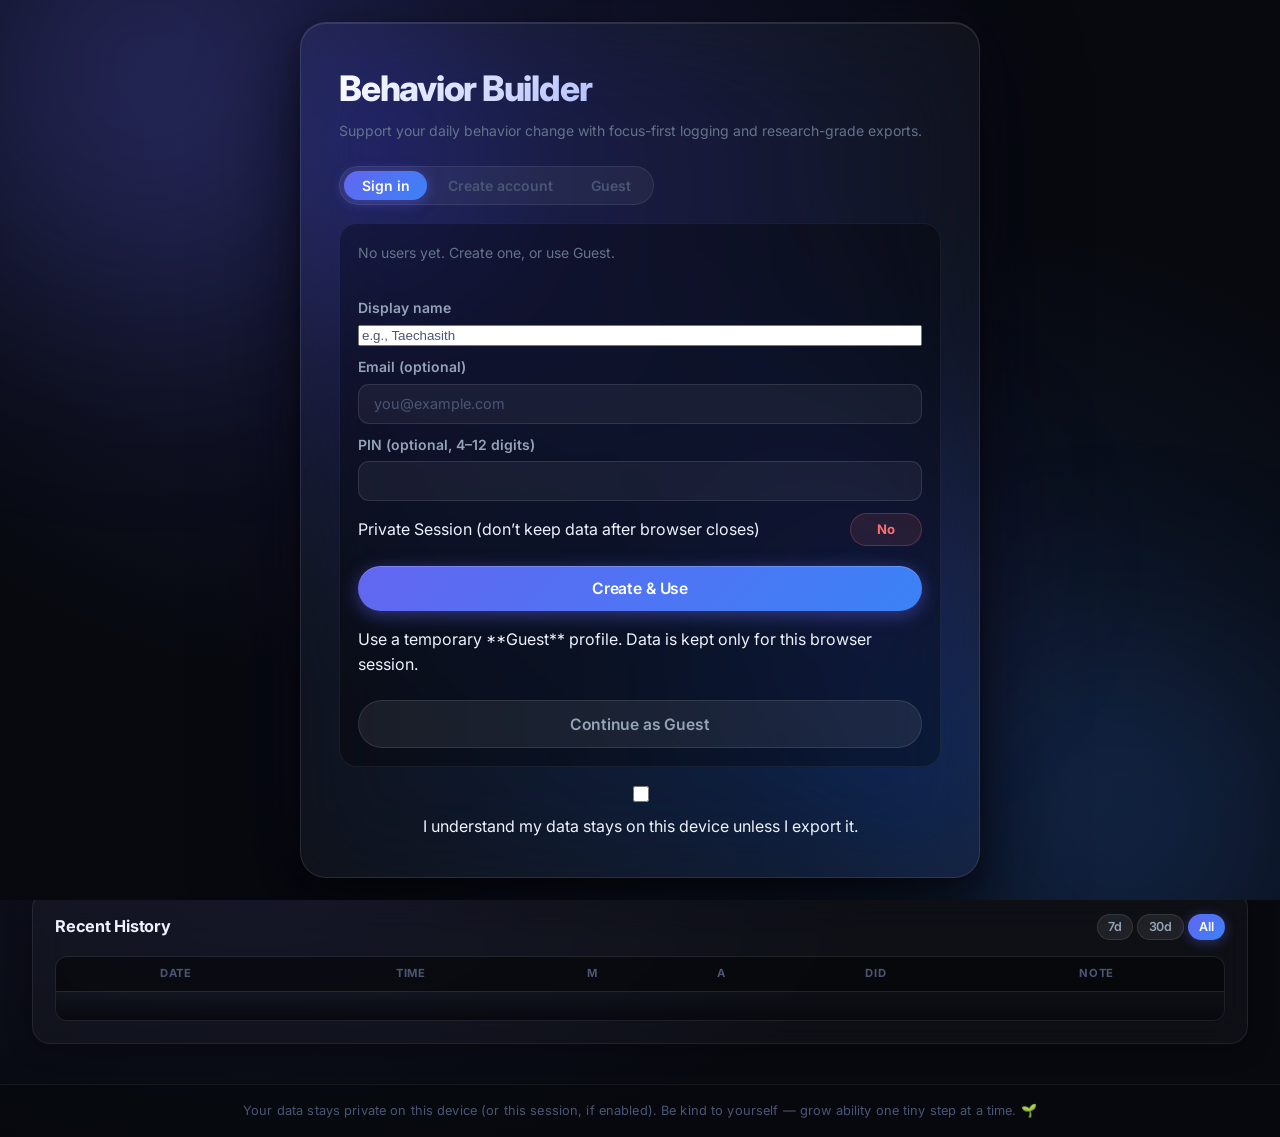
<file: index.html>
<!DOCTYPE html>
<html lang="en">
<head>
  <meta charset="utf-8" />
  <meta name="viewport" content="width=device-width,initial-scale=1" />
  <title>Behavior Builder (FBM)</title>
  <link rel="preconnect" href="https://fonts.googleapis.com" />
  <link rel="preconnect" href="https://fonts.gstatic.com" crossorigin />
  <link href="https://fonts.googleapis.com/css2?family=Inter:wght@400;500;600;700;800&display=swap" rel="stylesheet" />
  <link rel="stylesheet" href="style.css" />
</head>
<body>
  <!-- ===== Welcome / Login (full screen) ===== -->
  <section id="welcomeScreen" class="welcome">
    <div class="orb orb-1"></div>
    <div class="orb orb-2"></div>
    <div class="orb orb-3"></div>
    <div class="welcome-card">
      <h1>Behavior Builder <span class="subtle">(FBM)</span></h1>
      <p class="muted">Support your daily behavior change with focus-first logging and research-grade exports.</p>

      <div class="tabs">
        <button class="tab active" data-tab="signin">Sign in</button>
        <button class="tab" data-tab="create">Create account</button>
        <button class="tab" data-tab="guest">Guest</button>
      </div>

      <div class="tab-panels">
        <!-- Sign in -->
        <div class="tab-panel" data-panel="signin" style="display:block">
          <div id="accountList" class="account-list"></div>
        </div>

        <!-- Create -->
        <div class="tab-panel" data-panel="create">
          <label class="field"><span>Display name</span><input id="newUserName" placeholder="e.g., Taechasith" /></label>
          <label class="field"><span>Email (optional)</span><input id="newUserEmail" type="email" placeholder="you@example.com" /></label>
          <label class="field"><span>PIN (optional, 4–12 digits)</span><input id="newUserPin" type="password" inputmode="numeric" /></label>
          <div class="toggle-row">
            <span>Private Session (don’t keep data after browser closes)</span>
            <div id="createPrivateToggle" class="toggle off" tabindex="0" aria-pressed="false">No</div>
          </div>
          <button id="createUserBtn" class="btn primary big">Create & Use</button>
        </div>

        <!-- Guest -->
        <div class="tab-panel" data-panel="guest">
          <p>Use a temporary **Guest** profile. Data is kept only for this browser session.</p>
          <button id="useGuestBtn" class="btn ghost big">Continue as Guest</button>
        </div>
      </div>

      <div class="welcome-consent">
        <label class="field checkbox">
          <input id="consentChk" type="checkbox" /> I understand my data stays on this device unless I export it.
        </label>
      </div>
    </div>
  </section>

  <!-- ===== App header ===== -->
  <header class="app-header">
    <div class="title-wrap">
      <h1>Behavior Builder <span class="subtle">(FBM)</span></h1>
      <div id="today" class="today"></div>
    </div>
    <div class="header-actions">
      <span id="currentUserBadge" class="badge">User: —</span>
      <button id="openSettingsBtn" class="btn ghost">⚙️ Settings</button>
      <button id="switchUserBtn" class="btn ghost">👤 Switch</button>
      <button id="exportOptionsBtn" class="btn ghost">📤 Export</button>
      <button id="importBtn" class="btn ghost">📥 Import</button>
      <button id="resetBtn"  class="btn danger">🗑 Reset User Data</button>
      <input id="importFile" type="file" accept="application/json,text/csv" hidden />
    </div>
  </header>

  <main class="grid">
    <!-- Left: Behaviors -->
    <section class="card" id="behaviorsCard" aria-labelledby="behaviorsTitle">
      <div class="card-header">
        <h2 id="behaviorsTitle">My Behaviors</h2>
        <button id="addBehaviorBtn" class="btn primary">➕ Add</button>
      </div>
      <ul id="behaviorList" class="behavior-list" role="list"></ul>
    </section>

    <!-- Center: Daily Log -->
    <section class="card focus" id="dailyCard" aria-labelledby="dailyTitle">
      <div class="card-header">
        <h2 id="dailyTitle">Daily Log</h2>
        <div id="selectedBehaviorName" class="badge">No behavior selected</div>
      </div>

      <div id="focusBanner" class="focus-banner hidden">
        Focus Mode is on — history/graph are hidden until you log today. This reduces bias and supports autonomy.
      </div>

      <div class="field">
        <label for="motivation">💡 Motivation: <span id="motivationVal" class="pill">0</span></label>
        <input id="motivation" type="range" min="0" max="10" step="1" value="0" />
      </div>

      <div class="field">
        <label for="ability">⚙️ Ability: <span id="abilityVal" class="pill">0</span></label>
        <input id="ability" type="range" min="0" max="10" step="1" value="0" />
      </div>

      <div class="toggle-row" role="group" aria-label="Did you do it?">
        <span>🌱 Did you do it?</span>
        <div class="toggle" id="didToggle" tabindex="0" aria-pressed="true">Yes</div>
      </div>

      <div class="field">
        <label for="note">Note (optional)</label>
        <input id="note" type="text" placeholder="Barrier, feeling, or context..." />
      </div>

      <button id="saveEntryBtn" class="btn big primary" aria-label="Save today's entry">Save today</button>

      <div id="suggestionBox" class="suggestion hidden" aria-live="polite"></div>
    </section>

    <!-- Right: Graph -->
    <section class="card" id="graphCard" aria-labelledby="graphTitle">
      <div class="card-header">
        <h2 id="graphTitle">FBM Graph</h2>
        <div class="legend">
          <span class="dot success"></span> success
          <span class="dot borderline"></span> borderline
          <span class="dot fail"></span> fail
        </div>
      </div>

      <div class="graph-controls">
        <label>Show last <span id="daysVal">14</span>d</label>
        <input id="rangeDays" type="range" min="7" max="90" step="1" value="14" />
        <label class="field checkbox">
          <input id="showPathChk" type="checkbox" checked /> Show path
        </label>
        <label class="field checkbox">
          <input id="showSeqChk" type="checkbox" /> Show sequence numbers
        </label>
      </div>

      <div class="svg-wrap">
        <svg id="fbmGraph" viewBox="0 0 420 420" width="420" height="420" role="img" aria-label="Fogg Behavior Model graph"></svg>
      </div>

      <div id="pointDetails" class="point-details">
        <div class="pd-title">Point Details</div>
        <div class="pd-body muted">Hover or tap a point to see its exact date & time.</div>
      </div>
    </section>

    <!-- Bottom: History -->
    <section class="card span-3" id="historyCard" aria-labelledby="historyTitle">
      <div class="card-header">
        <h2 id="historyTitle">Recent History</h2>
        <div class="filters">
          <button data-range="7"  class="btn ghost small filter-btn">7d</button>
          <button data-range="30" class="btn ghost small filter-btn">30d</button>
          <button data-range="all" class="btn ghost small filter-btn active">All</button>
        </div>
      </div>
      <div class="table-wrap">
        <table class="table" id="historyTable">
          <thead>
            <tr>
              <th>Date</th><th>Time</th><th>M</th><th>A</th><th>Did</th><th>Note</th>
            </tr>
          </thead>
          <tbody></tbody>
        </table>
        <div class="fade-mask"></div>
      </div>
    </section>
  </main>

  <footer class="app-footer">
    Your data stays private on this device (or this session, if enabled). Be kind to yourself — grow ability one tiny step at a time. 🌱
  </footer>

  <!-- Add/Edit Behavior Modal -->
  <dialog id="behaviorModal" class="modal">
    <form method="dialog" class="modal-body" id="behaviorForm">
      <h3 id="behaviorModalTitle">Add Behavior</h3>
      <label class="field"><span>Title</span><input id="behaviorTitle" required placeholder="Read 1 page" /></label>
      <label class="field"><span>Anchor (prompt)</span><input id="behaviorAnchor" placeholder="After I brush teeth, I will..." /></label>
      <label class="field"><span>Tiny version (≤ 2 minutes)</span><input id="behaviorTiny" placeholder="Read one paragraph" /></label>
      <menu class="modal-actions">
        <button value="cancel" class="btn ghost">Cancel</button>
        <button id="saveBehaviorBtn" value="default" class="btn primary">Save</button>
      </menu>
    </form>
  </dialog>

  <!-- Export options -->
  <dialog id="exportModal" class="modal">
    <form method="dialog" class="modal-body" id="exportForm">
      <h3>Export Options</h3>
      <label class="field checkbox"><input type="checkbox" id="optCSV" checked /> Export tidy CSV (entries)</label>
      <label class="field checkbox"><input type="checkbox" id="optJSON" checked /> Export JSON package (+ codebook)</label>
      <label class="field checkbox"><input type="checkbox" id="optNotes" checked /> Include notes (may contain PII)</label>
      <label class="field checkbox"><input type="checkbox" id="optBehaviorMeta" checked /> Include behavior metadata in CSV</label>
      <menu class="modal-actions">
        <button value="cancel" class="btn ghost">Cancel</button>
        <button id="doExportBtn" value="default" class="btn primary">Export</button>
      </menu>
    </form>
  </dialog>

  <!-- Settings -->
  <dialog id="settingsModal" class="modal">
    <div class="modal-body">
      <h3>Settings</h3>
      <label class="field checkbox">
        <input id="focusModeChk" type="checkbox" checked />
        Focus Mode (hide history & graph until today is saved)
      </label>
      <label class="field checkbox">
        <input id="blindHistoryChk" type="checkbox" checked />
        Blind History (don’t show aggregate stats before today’s entry)
      </label>
      <label class="field checkbox">
        <input id="privateSessionChk" type="checkbox" />
        Private Session (store data in sessionStorage instead of localStorage)
      </label>
      <menu class="modal-actions">
        <button id="closeSettingsBtn" class="btn primary">Done</button>
      </menu>
    </div>
  </dialog>

  <!-- Confirm Reset -->
  <dialog id="confirmModal" class="modal">
    <div class="modal-body">
      <h3>Reset current user's data?</h3>
      <p>This deletes all behaviors and entries for this user on this device.</p>
      <menu class="modal-actions">
        <button id="cancelReset" class="btn ghost">Cancel</button>
        <button id="confirmReset" class="btn danger">Delete</button>
      </menu>
    </div>
  </dialog>

  <script src="app.js"></script>
</body>
</html>
</file>
<file: style.css>
/* ===== Design Tokens ===== */
:root {
  --bg: #07090f;
  --card: rgba(255,255,255,.035);
  --card-solid: #0e1420;
  --ink: #eef2ff;
  --ink-2: #94a3b8;
  --muted: #4b5675;

  --accent: #6366f1;
  --accent-2: #3b82f6;
  --accent-light: rgba(99,102,241,.12);
  --accent-text: #a5b4fc;

  --good: #34d399;
  --good-bg: rgba(52,211,153,.1);
  --warn: #fbbf24;
  --warn-bg: rgba(251,191,36,.1);
  --bad: #475569;
  --danger: #f87171;
  --danger-bg: rgba(248,113,113,.1);

  --border: rgba(255,255,255,.08);
  --border-bright: rgba(255,255,255,.14);
  --border-focus: rgba(99,102,241,.5);

  --shadow-sm: 0 2px 8px rgba(0,0,0,.4);
  --shadow: 0 8px 32px rgba(0,0,0,.5), 0 2px 8px rgba(0,0,0,.3);
  --shadow-lg: 0 16px 56px rgba(0,0,0,.6), 0 4px 16px rgba(0,0,0,.4);
  --shadow-xl: 0 32px 96px rgba(0,0,0,.75), 0 8px 32px rgba(0,0,0,.5);

  --r-sm: 10px;
  --r: 18px;
  --r-lg: 26px;
  --r-pill: 999px;

  --ease: cubic-bezier(.4,0,.2,1);
  --dur: 170ms;
}

/* ===== Reset & Base ===== */
*, *::before, *::after { box-sizing: border-box; }
html, body { height: 100%; }
body {
  margin: 0;
  font-family: 'Inter', ui-rounded, system-ui, -apple-system, sans-serif;
  background: var(--bg);
  background-image:
    radial-gradient(ellipse 80% 50% at 20% 0%, rgba(99,102,241,.08) 0%, transparent 60%),
    radial-gradient(ellipse 60% 40% at 80% 100%, rgba(59,130,246,.06) 0%, transparent 60%);
  color: var(--ink);
  line-height: 1.55;
  -webkit-font-smoothing: antialiased;
}

/* dot grid texture */
body::after {
  content: '';
  position: fixed; inset: 0; pointer-events: none; z-index: 0;
  background-image: radial-gradient(rgba(255,255,255,.035) 1px, transparent 1px);
  background-size: 26px 26px;
}
header, main, footer, dialog, .welcome { position: relative; z-index: 1; }

/* scrollbar */
::-webkit-scrollbar { width: 5px; height: 5px; }
::-webkit-scrollbar-track { background: transparent; }
::-webkit-scrollbar-thumb { background: rgba(255,255,255,.1); border-radius: 3px; }
::-webkit-scrollbar-thumb:hover { background: rgba(255,255,255,.2); }

/* checkboxes */
input[type="checkbox"] { accent-color: var(--accent); cursor: pointer; }

/* ===== Utilities ===== */
.subtle { font-weight: 500; opacity: .45; }
.muted { color: var(--muted); font-size: .875rem; }
.hidden { display: none !important; }

/* ===== Welcome ===== */
.welcome {
  position: fixed; inset: 0;
  display: flex; align-items: center; justify-content: center;
  background: radial-gradient(ellipse at 30% 20%, rgba(99,102,241,.18) 0%, transparent 50%),
              radial-gradient(ellipse at 70% 80%, rgba(59,130,246,.14) 0%, transparent 50%),
              #07090f;
  overflow: hidden; z-index: 20;
}

/* Ambient orbs */
.orb {
  position: absolute; border-radius: 50%;
  filter: blur(90px); pointer-events: none; will-change: transform;
}
.orb-1 {
  width: 700px; height: 700px;
  background: radial-gradient(circle, rgba(99,102,241,.3) 0%, transparent 70%);
  top: -280px; left: -200px;
  animation: orb1 14s ease-in-out infinite;
}
.orb-2 {
  width: 550px; height: 550px;
  background: radial-gradient(circle, rgba(59,130,246,.22) 0%, transparent 70%);
  bottom: -200px; right: -120px;
  animation: orb2 18s ease-in-out infinite;
}
.orb-3 {
  width: 320px; height: 320px;
  background: radial-gradient(circle, rgba(139,92,246,.18) 0%, transparent 70%);
  top: 45%; left: 55%;
  animation: orb3 11s ease-in-out infinite;
}
@keyframes orb1 { 0%,100%{transform:translate(0,0) scale(1)} 50%{transform:translate(50px,35px) scale(1.06)} }
@keyframes orb2 { 0%,100%{transform:translate(0,0) scale(1)} 50%{transform:translate(-35px,-25px) scale(1.09)} }
@keyframes orb3 { 0%,100%{transform:translate(0,0)} 50%{transform:translate(-25px,22px)} }

.welcome-card {
  width: min(680px, 95vw);
  background: rgba(255,255,255,.04);
  backdrop-filter: blur(48px) saturate(180%);
  -webkit-backdrop-filter: blur(48px) saturate(180%);
  border: 1px solid rgba(255,255,255,.1);
  border-radius: var(--r-lg);
  box-shadow: var(--shadow-xl),
              inset 0 1px 0 rgba(255,255,255,.1),
              0 0 80px rgba(99,102,241,.12);
  padding: 38px 38px 28px;
  animation: cardIn .5s var(--ease);
}
@keyframes cardIn {
  from { opacity: 0; transform: translateY(28px) scale(.95); }
  to   { opacity: 1; transform: translateY(0) scale(1); }
}

.welcome-card h1 {
  margin: 0 0 .3rem;
  font-size: clamp(1.5rem, 3vw, 2.2rem);
  font-weight: 800; letter-spacing: -.035em;
  background: linear-gradient(135deg, #ffffff 0%, var(--accent-text) 55%, #93c5fd 100%);
  -webkit-background-clip: text; -webkit-text-fill-color: transparent;
  background-clip: text;
}
.welcome-card .muted { margin: 0 0 1.5rem; color: #64748b; }

/* Tabs */
.tabs {
  display: flex; gap: 3px; margin-bottom: 1.1rem;
  padding: 4px; background: rgba(255,255,255,.05);
  border: 1px solid rgba(255,255,255,.08);
  border-radius: var(--r-pill); width: fit-content;
}
.tab {
  border: none; background: transparent; color: var(--muted);
  padding: .38rem 1.1rem; border-radius: var(--r-pill);
  cursor: pointer; font-weight: 600; font-size: .875rem; font-family: inherit;
  transition: all var(--dur) var(--ease);
}
.tab.active {
  background: linear-gradient(135deg, var(--accent), var(--accent-2));
  color: #fff;
  box-shadow: 0 2px 14px rgba(99,102,241,.45);
}
.tab:hover:not(.active) { color: var(--ink); background: rgba(255,255,255,.07); }

.tab-panels {
  background: rgba(0,0,0,.3);
  border: 1px solid rgba(255,255,255,.06);
  border-radius: var(--r); padding: 18px;
}

.account-list { display: flex; flex-direction: column; gap: 8px; }
.account-card {
  display: flex; justify-content: space-between; align-items: center;
  background: rgba(255,255,255,.04);
  border: 1px solid rgba(255,255,255,.08);
  border-radius: 14px; padding: .75rem 1rem;
  transition: all var(--dur) var(--ease);
}
.account-card:hover {
  border-color: rgba(99,102,241,.35);
  background: rgba(99,102,241,.07);
  transform: translateX(4px);
}
.account-actions { display: flex; gap: 6px; }

.welcome-consent { margin-top: 1rem; }
.field.checkbox { display: flex; align-items: center; gap: .6rem; cursor: pointer; }
.field.checkbox input { width: 16px; height: 16px; }

/* ===== App Header ===== */
.app-header {
  display: flex; justify-content: space-between; align-items: center;
  padding: 14px clamp(16px, 2.5vw, 36px);
  background: rgba(7,9,15,.88);
  backdrop-filter: blur(20px) saturate(200%);
  -webkit-backdrop-filter: blur(20px) saturate(200%);
  position: sticky; top: 0; z-index: 10;
  border-bottom: 1px solid rgba(255,255,255,.07);
}
.title-wrap h1 {
  margin: 0; font-size: clamp(1rem, 2vw, 1.45rem);
  font-weight: 800; letter-spacing: -.028em;
  background: linear-gradient(135deg, #fff 0%, var(--accent-text) 100%);
  -webkit-background-clip: text; -webkit-text-fill-color: transparent;
  background-clip: text;
}
.today { font-size: .78rem; color: var(--muted); margin-top: .1rem; letter-spacing: .01em; }
.header-actions { display: flex; align-items: center; gap: 5px; flex-wrap: wrap; }

/* ===== Badge & Pill ===== */
.badge {
  background: rgba(99,102,241,.12);
  color: var(--accent-text);
  border: 1px solid rgba(99,102,241,.22);
  padding: .22rem .75rem; border-radius: var(--r-pill);
  font-size: .78rem; font-weight: 600; letter-spacing: .01em;
}
.pill {
  display: inline-flex; align-items: center; justify-content: center;
  min-width: 2.4rem; padding: .1rem .5rem;
  border-radius: var(--r-pill);
  background: linear-gradient(135deg, var(--accent), var(--accent-2));
  color: #fff; font-weight: 700; margin-left: .3rem; font-size: .88rem;
  box-shadow: 0 2px 10px rgba(99,102,241,.4);
}

/* ===== Buttons ===== */
.btn {
  appearance: none; border: none; cursor: pointer;
  border-radius: var(--r-pill);
  padding: .45rem .95rem;
  font-weight: 600; font-size: .85rem; font-family: inherit;
  letter-spacing: -.01em;
  transition: all var(--dur) var(--ease);
  white-space: nowrap;
}
.btn:hover { transform: translateY(-2px); }
.btn:active { transform: translateY(0) scale(.95); }
.btn:focus-visible { outline: 2px solid var(--accent); outline-offset: 3px; }

.btn.primary {
  background: linear-gradient(135deg, var(--accent) 0%, var(--accent-2) 100%);
  color: #fff;
  box-shadow: 0 4px 18px rgba(99,102,241,.45), inset 0 1px 0 rgba(255,255,255,.18);
}
.btn.primary:hover {
  box-shadow: 0 8px 30px rgba(99,102,241,.6), inset 0 1px 0 rgba(255,255,255,.22);
}

.btn.ghost {
  background: rgba(255,255,255,.07);
  color: var(--ink-2);
  border: 1px solid rgba(255,255,255,.1);
}
.btn.ghost:hover { background: rgba(255,255,255,.12); border-color: rgba(255,255,255,.18); }

.btn.danger {
  background: var(--danger-bg);
  color: #fca5a5;
  border: 1px solid rgba(248,113,113,.2);
}
.btn.danger:hover { background: rgba(248,113,113,.2); }

.btn.small { padding: .28rem .65rem; font-size: .78rem; }
.btn.big { padding: .82rem 1.6rem; font-size: .98rem; width: 100%; margin-top: .5rem; }

/* filter active */
.filter-btn.active {
  background: linear-gradient(135deg, var(--accent), var(--accent-2)) !important;
  color: #fff !important; border-color: transparent !important;
  box-shadow: 0 2px 12px rgba(99,102,241,.4);
}

/* ===== Toggle ===== */
.toggle-row { display: flex; align-items: center; justify-content: space-between; margin: 12px 0; }
.toggle {
  display: inline-flex; align-items: center; justify-content: center;
  min-width: 72px; padding: .32rem .78rem;
  border-radius: var(--r-pill); font-weight: 700; font-size: .82rem; font-family: inherit;
  cursor: pointer; user-select: none; outline: none;
  border: 1.5px solid transparent;
  transition: all var(--dur) var(--ease);
}
.toggle:not(.off) {
  background: var(--good-bg); color: var(--good);
  border-color: rgba(52,211,153,.25);
  box-shadow: 0 0 18px rgba(52,211,153,.12);
}
.toggle.off {
  background: var(--danger-bg); color: var(--danger);
  border-color: rgba(248,113,113,.25);
}
.toggle:focus { border-color: var(--border-focus); }

/* ===== Layout ===== */
.grid {
  display: grid;
  grid-template-columns: repeat(3, minmax(260px, 1fr));
  gap: 20px;
  padding: 24px clamp(16px, 2.5vw, 36px) 40px;
}

/* ===== Cards ===== */
.card {
  background: rgba(255,255,255,.03);
  backdrop-filter: blur(16px);
  -webkit-backdrop-filter: blur(16px);
  border-radius: var(--r);
  border: 1px solid rgba(255,255,255,.08);
  padding: 22px;
  box-shadow: 0 4px 24px rgba(0,0,0,.35), inset 0 1px 0 rgba(255,255,255,.05);
  transition: border-color var(--dur) var(--ease), box-shadow var(--dur) var(--ease);
}
.card:hover {
  border-color: rgba(99,102,241,.22);
  box-shadow: 0 8px 48px rgba(0,0,0,.45), 0 0 0 1px rgba(99,102,241,.08), inset 0 1px 0 rgba(255,255,255,.06);
}
.card.focus {
  border-color: rgba(99,102,241,.28);
  box-shadow: 0 0 0 1px rgba(99,102,241,.14), 0 8px 48px rgba(0,0,0,.45), 0 0 32px rgba(99,102,241,.08);
}
.card-header {
  display: flex; align-items: center; justify-content: space-between;
  margin-bottom: 16px;
}
.card-header h2 { margin: 0; font-size: 1.02rem; font-weight: 700; letter-spacing: -.015em; }

/* ===== Behavior List ===== */
.behavior-list {
  list-style: none; margin: 0; padding: 0;
  display: flex; flex-direction: column; gap: 7px;
  max-height: 420px; overflow: auto;
}
.beh-item {
  display: flex; justify-content: space-between; align-items: center;
  padding: .72rem .95rem;
  background: rgba(255,255,255,.03);
  border: 1px solid rgba(255,255,255,.07);
  border-radius: 12px; cursor: pointer;
  transition: all var(--dur) var(--ease);
}
.beh-item:hover {
  background: rgba(99,102,241,.07);
  border-color: rgba(99,102,241,.28);
  transform: translateX(3px);
}
.beh-item strong { color: var(--ink); font-size: .88rem; }
.beh-actions { display: flex; gap: 5px; }
.icon-btn {
  background: rgba(255,255,255,.06);
  border: 1px solid rgba(255,255,255,.1);
  color: var(--ink-2); padding: .22rem .5rem;
  border-radius: var(--r-pill); cursor: pointer; font-size: .88rem;
  transition: all var(--dur) var(--ease);
}
.icon-btn:hover {
  background: rgba(99,102,241,.15);
  border-color: rgba(99,102,241,.3);
  color: var(--accent-text);
  transform: scale(1.08);
}

/* ===== Fields / Inputs ===== */
.field { display: flex; flex-direction: column; margin: 10px 0; }
.field > label { font-weight: 600; margin-bottom: 6px; font-size: .875rem; color: var(--ink-2); }
.field > span { font-weight: 600; margin-bottom: 6px; font-size: .875rem; color: var(--ink-2); }
.field > input[type="text"],
.field > input[type="email"],
.field > input[type="password"] {
  padding: .65rem .95rem;
  background: rgba(255,255,255,.05);
  border: 1.5px solid rgba(255,255,255,.1);
  border-radius: 11px;
  font-size: .9rem; font-family: inherit;
  color: var(--ink); outline: none;
  transition: all var(--dur) var(--ease);
}
.field > input::placeholder { color: var(--muted); }
.field > input[type="text"]:focus,
.field > input[type="email"]:focus,
.field > input[type="password"]:focus {
  border-color: var(--accent);
  background: rgba(99,102,241,.07);
  box-shadow: 0 0 0 3.5px rgba(99,102,241,.18);
}

/* ===== Range Sliders ===== */
input[type="range"] {
  -webkit-appearance: none; appearance: none;
  width: 100%; height: 4px; border-radius: 2px;
  background: rgba(255,255,255,.1);
  cursor: pointer; outline: none; margin: 6px 0;
}
input[type="range"]::-webkit-slider-thumb {
  -webkit-appearance: none;
  width: 20px; height: 20px; border-radius: 50%;
  background: linear-gradient(135deg, var(--accent), var(--accent-2));
  border: 2px solid rgba(255,255,255,.25);
  box-shadow: 0 2px 12px rgba(99,102,241,.55);
  cursor: pointer;
  transition: transform var(--dur) var(--ease), box-shadow var(--dur) var(--ease);
}
input[type="range"]::-webkit-slider-thumb:hover {
  transform: scale(1.22);
  box-shadow: 0 4px 22px rgba(99,102,241,.75);
}
input[type="range"]::-moz-range-thumb {
  width: 20px; height: 20px; border-radius: 50%;
  background: linear-gradient(135deg, var(--accent), var(--accent-2));
  border: 2px solid rgba(255,255,255,.25);
  box-shadow: 0 2px 12px rgba(99,102,241,.55);
  cursor: pointer;
}
input[type="range"]::-moz-range-track {
  background: rgba(255,255,255,.1); height: 4px; border-radius: 2px;
}

/* ===== Focus Banner ===== */
.focus-banner {
  background: rgba(251,191,36,.08);
  color: #fde68a;
  border-left: 3px solid var(--warn);
  border-radius: 10px; padding: .75rem 1rem;
  margin-bottom: .9rem; font-size: .875rem; line-height: 1.55;
}

/* ===== Suggestion Box ===== */
.suggestion {
  background: rgba(99,102,241,.08);
  border: 1px solid rgba(99,102,241,.2);
  border-radius: 12px; padding: .85rem 1rem;
  margin-top: .85rem; font-size: .875rem;
  color: var(--accent-text); line-height: 1.6;
  box-shadow: 0 0 24px rgba(99,102,241,.1);
}

/* ===== Graph ===== */
.legend { display: flex; gap: 10px; align-items: center; color: var(--muted); font-size: .8rem; }
.dot { display: inline-block; width: 8px; height: 8px; border-radius: 50%; }
.dot.success { background: var(--good); box-shadow: 0 0 6px rgba(52,211,153,.6); }
.dot.borderline { background: var(--warn); box-shadow: 0 0 6px rgba(251,191,36,.5); }
.dot.fail { background: var(--bad); }
.graph-controls {
  display: flex; align-items: center; gap: 12px;
  margin-bottom: 14px; flex-wrap: wrap; font-size: .84rem; color: var(--ink-2);
}
.graph-controls label { display: flex; align-items: center; gap: 7px; }
.svg-wrap { display: flex; justify-content: center; align-items: center; }
#fbmGraph {
  background: rgba(0,0,0,.3) !important;
  border: 1px solid rgba(255,255,255,.08) !important;
  border-radius: 14px;
}
#fbmGraph text { fill: #4b5675 !important; }

.point-details {
  margin-top: 12px; padding: .75rem 1rem;
  background: rgba(255,255,255,.03);
  border: 1px solid rgba(255,255,255,.07);
  border-radius: 12px;
}
.pd-title { font-weight: 700; margin-bottom: .2rem; font-size: .85rem; color: var(--ink); }
.pd-body { font-size: .875rem; color: var(--ink-2); }

/* ===== History Table ===== */
.table-wrap {
  position: relative; max-height: 260px; overflow: auto;
  border-radius: 12px; border: 1px solid rgba(255,255,255,.07);
}
.table { width: 100%; border-collapse: collapse; }
.table th {
  padding: .55rem .5rem;
  background: rgba(0,0,0,.45);
  font-size: .7rem; font-weight: 700;
  text-transform: uppercase; letter-spacing: .07em;
  color: var(--muted); border-bottom: 1px solid rgba(255,255,255,.08);
  text-align: center; position: sticky; top: 0; z-index: 1;
}
.table td {
  padding: .5rem; border-bottom: 1px solid rgba(255,255,255,.04);
  text-align: center; font-size: .865rem; color: var(--ink-2);
}
.table tbody tr { transition: background var(--dur) var(--ease); }
.table tbody tr:nth-child(odd) { background: rgba(255,255,255,.02); }
.table tbody tr:hover { background: rgba(99,102,241,.1); color: var(--ink); }
.fade-mask {
  position: sticky; bottom: 0; height: 28px;
  background: linear-gradient(180deg, transparent, rgba(7,9,15,.95));
  pointer-events: none;
}

/* ===== Modals ===== */
.modal {
  border: none; border-radius: 22px; padding: 0;
  background: #0d1424;
  border: 1px solid rgba(255,255,255,.1);
  box-shadow: var(--shadow-xl), 0 0 80px rgba(99,102,241,.12), inset 0 1px 0 rgba(255,255,255,.08);
  max-width: 560px; width: min(560px, 95vw);
  color: var(--ink);
  animation: modalIn .28s var(--ease);
}
@keyframes modalIn {
  from { opacity: 0; transform: translateY(18px) scale(.95); }
  to   { opacity: 1; transform: translateY(0) scale(1); }
}
.modal::backdrop { background: rgba(0,0,0,.65); backdrop-filter: blur(10px); }
.modal-body { padding: 30px 30px 16px; }
.modal-body h3 { margin: 0 0 1.1rem; font-size: 1.15rem; font-weight: 700; letter-spacing: -.02em; }
.modal-actions {
  display: flex; justify-content: flex-end; gap: 8px;
  margin-top: 18px; padding-top: 16px;
  border-top: 1px solid rgba(255,255,255,.07);
}

/* ===== Footer ===== */
.app-footer {
  padding: 16px; text-align: center;
  color: var(--muted); font-size: .8rem;
  border-top: 1px solid rgba(255,255,255,.06);
  background: rgba(7,9,15,.9);
  letter-spacing: .01em;
}

/* ===== Grid spans ===== */
.span-3 { grid-column: 1 / -1; }

/* ===== Responsive ===== */
@media (max-width: 960px) {
  .grid { grid-template-columns: 1fr; gap: 16px; }
  .span-3 { grid-column: auto; }
}
@media (max-width: 640px) {
  .app-header { flex-direction: column; align-items: flex-start; gap: 8px; }
  .header-actions { width: 100%; overflow-x: auto; flex-wrap: nowrap; padding-bottom: 4px; gap: 4px; }
  .btn { padding: .4rem .75rem; font-size: .78rem; }
  .welcome-card { padding: 24px 20px 20px; }
  .grid { padding: 14px 12px 28px; }
}
</file>
